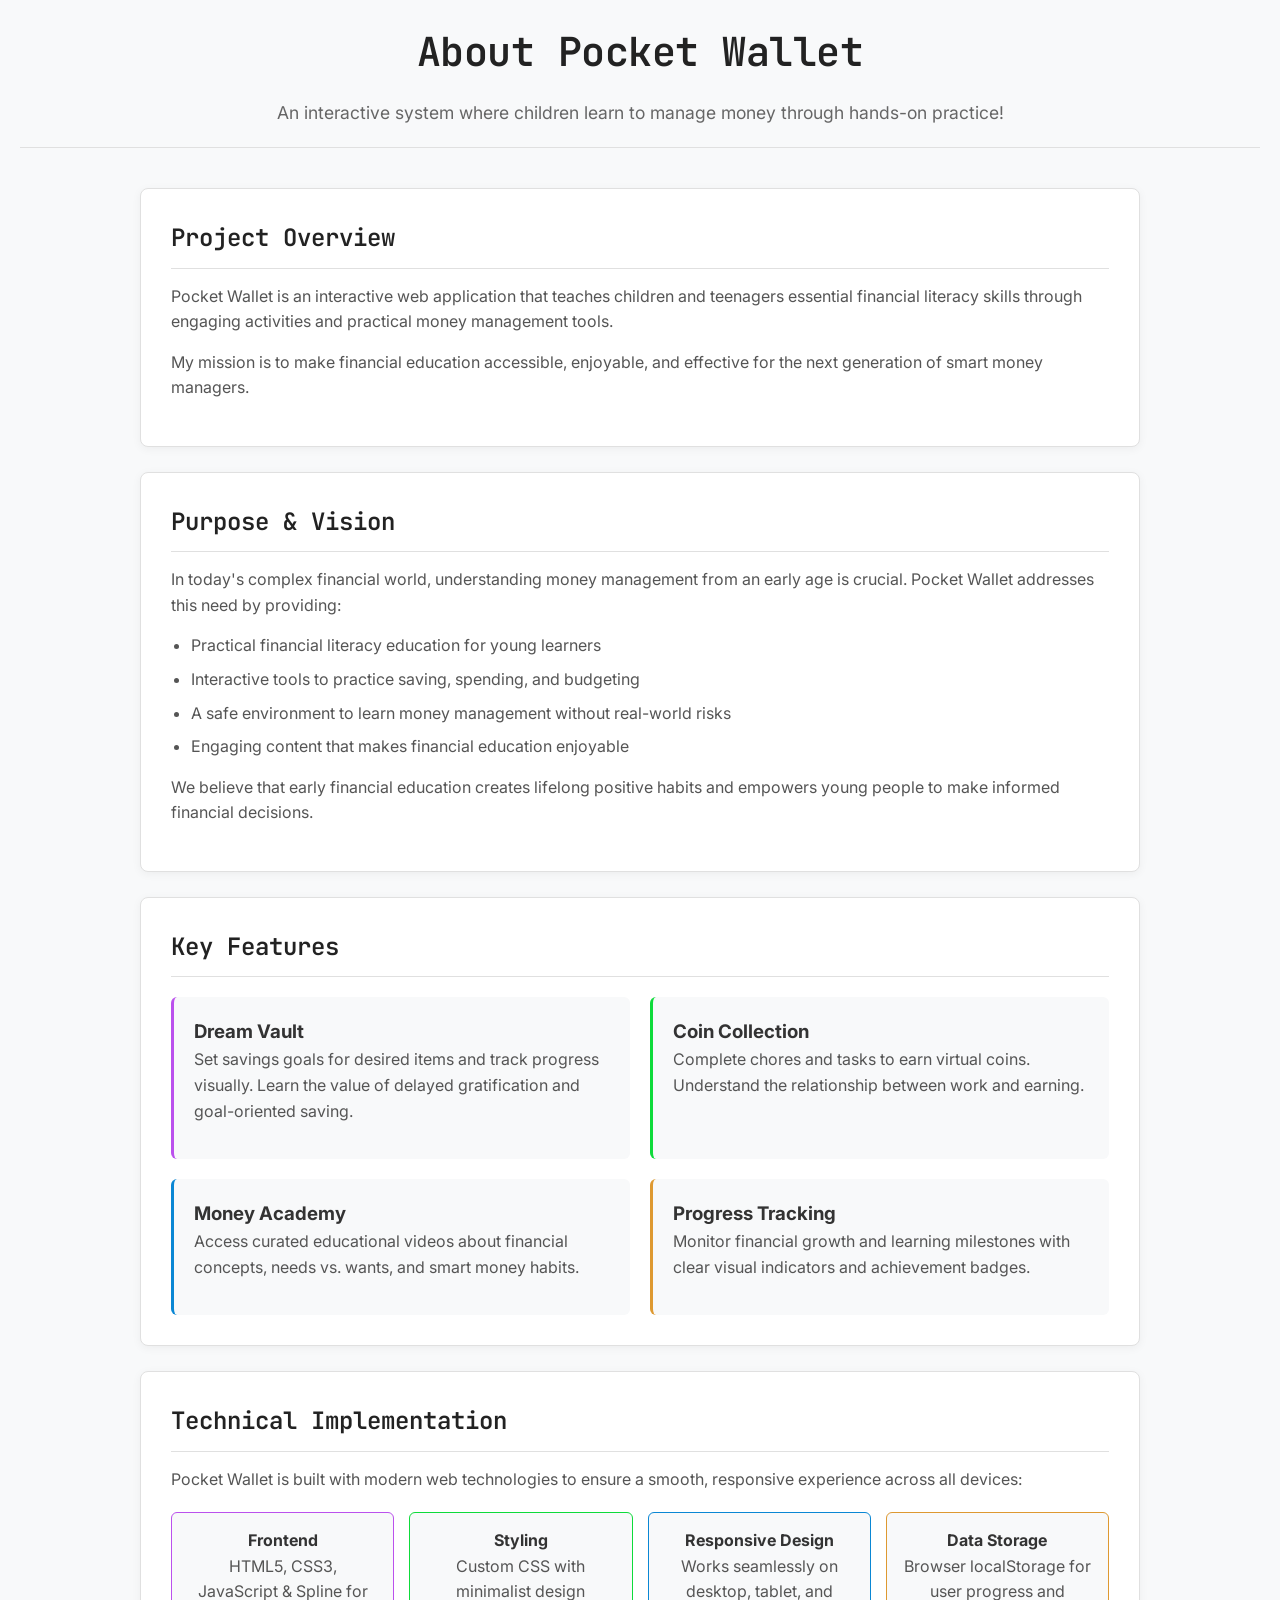
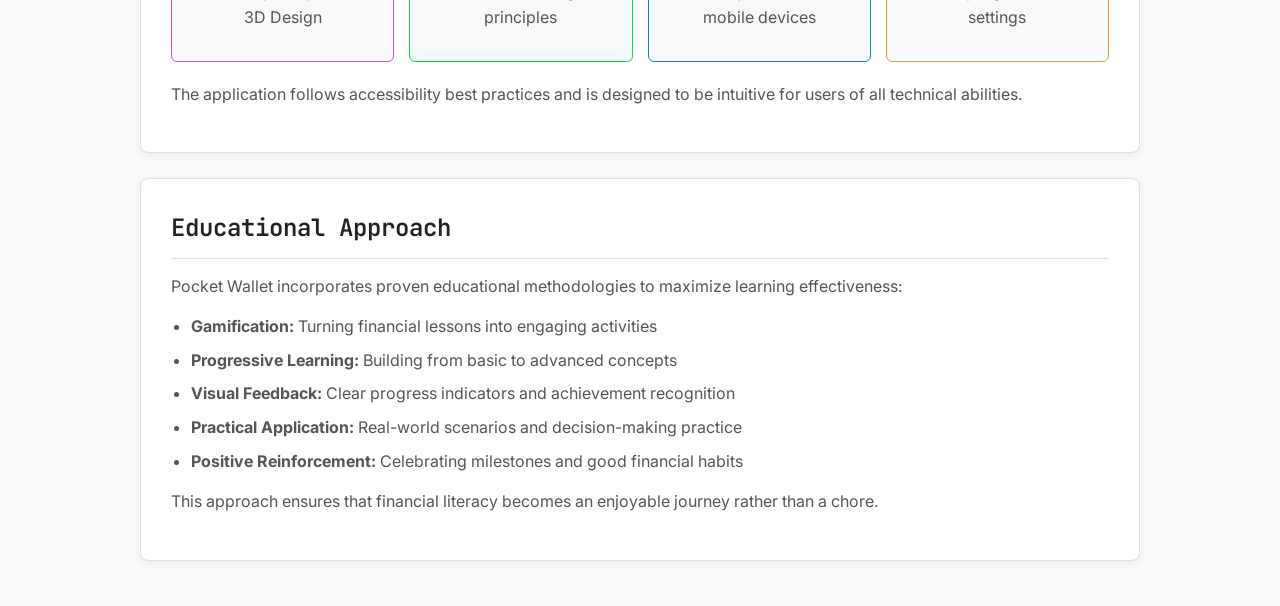
<file: about-pw.html>
<!DOCTYPE html>
<html lang="en">
<head>
    <meta charset="UTF-8">
    <meta name="viewport" content="width=device-width, initial-scale=1.0">
    <title>About Pocket Wallet</title>
    <style>
        @import url('https://fonts.googleapis.com/css2?family=Inter:wght@300;400;500;600&family=JetBrains+Mono:wght@400;500;600&display=swap');
        
        * {
            margin: 0;
            padding: 0;
            box-sizing: border-box;
        }
        
        body {
            font-family: 'Inter', sans-serif;
            background: #f8f9fa;
            color: #333;
            padding: 20px;
            min-height: 100vh;
            line-height: 1.6;
        }

        .header {
            text-align: center;
            margin-bottom: 40px;
            padding-bottom: 20px;
            border-bottom: 1px solid #e0e0e0;
        }

        .header h1 {
            font-family: 'JetBrains Mono', monospace;
            font-size: 2.5rem;
            font-weight: 600;
            color: #222;
            margin-bottom: 15px;
            letter-spacing: -0.5px;
        }

        .header p {
            font-size: 1.1rem;
            color: #666;
            max-width: 800px;
            margin: 0 auto;
        }

        .content-container {
            max-width: 1000px;
            margin: 0 auto;
        }

        .info-card {
            background: white;
            border-radius: 8px;
            padding: 30px;
            margin-bottom: 25px;
            box-shadow: 0 2px 10px rgba(0,0,0,0.05);
            border: 1px solid #e0e0e0;
        }

        .info-card h2 {
            font-family: 'JetBrains Mono', monospace;
            font-size: 1.5rem;
            font-weight: 600;
            color: #222;
            margin-bottom: 15px;
            padding-bottom: 10px;
            border-bottom: 1px solid #e0e0e0;
        }

        .info-card p {
            color: #555;
            margin-bottom: 15px;
            font-size: 1rem;
        }

        .info-card ul {
            color: #555;
            margin-left: 20px;
            margin-bottom: 15px;
        }

        .info-card li {
            margin-bottom: 8px;
        }

        .feature-grid {
            display: grid;
            grid-template-columns: repeat(auto-fit, minmax(300px, 1fr));
            gap: 20px;
            margin-top: 20px;
        }

        .feature-item1 {
            background: #f8f9fa;
            padding: 20px;
            border-radius: 6px;
            border-left: 3px solid rgb(187, 81, 237);
        }
        .feature-item2 {
            background: #f8f9fa;
            padding: 20px;
            border-radius: 6px;
            border-left: 3px solid rgb(14, 219, 58);
        }
        .feature-item3 {
            background: #f8f9fa;
            padding: 20px;
            border-radius: 6px;
            border-left: 3px solid rgb(10, 135, 212);
        }
        .feature-item4 {
            background: #f8f9fa;
            padding: 20px;
            border-radius: 6px;
            border-left: 3px solid rgb(222, 153, 49);
        }

        .feature-item h3 {
            font-family: 'JetBrains Mono', monospace;
            font-size: 1.1rem;
            font-weight: 600;
            color: #222;
            margin-bottom: 10px;
        }

        .feature-item p {
            color: #666;
            font-size: 0.95rem;
        }

        .tech-specs {
            display: grid;
            grid-template-columns: repeat(auto-fit, minmax(200px, 1fr));
            gap: 15px;
            margin-top: 20px;
        }

        .spec-item1 {
            background: #f8f9fa;
            padding: 15px;
            border-radius: 6px;
            text-align: center;
            border:1px solid rgb(187, 81, 237);
        }
        .spec-item2 {
            background: #f8f9fa;
            padding: 15px;
            border-radius: 6px;
            text-align: center;
            border: 1px solid rgb(14, 219, 58);
        }
        .spec-item3 {
            background: #f8f9fa;
            padding: 15px;
            border-radius: 6px;
            text-align: center;
            border: 1px solid rgb(10, 135, 212);
        }
        .spec-item4 {
            background: #f8f9fa;
            padding: 15px;
            border-radius: 6px;
            text-align: center;
            border: 1px solid rgb(222, 153, 49);
        }

        .spec-item h4 {
            font-family: 'JetBrains Mono', monospace;
            font-size: 1rem;
            font-weight: 600;
            color: #222;
            margin-bottom: 5px;
        }

        .spec-item p {
            color: #666;
            font-size: 0.9rem;
        }

        .footer {
            text-align: center;
            margin-top: 40px;
            padding-top: 20px;
            border-top: 1px solid #e0e0e0;
            color: #666;
            font-size: 0.9rem;
        }

        @media (max-width: 768px) {
            .header h1 {
                font-size: 2rem;
            }
            
            .info-card {
                padding: 20px;
            }
            
            .feature-grid {
                grid-template-columns: 1fr;
            }
            
            .tech-specs {
                grid-template-columns: 1fr;
            }
        }
    </style>
</head>
<body>
    <div class="header">
        <h1>About Pocket Wallet</h1>
        <p>An interactive system where children learn to manage money through hands-on practice!</p>
    </div>

    <div class="content-container">
        <div class="info-card">
            <h2>Project Overview</h2>
            <p>Pocket Wallet is an interactive web application that teaches children and teenagers essential financial literacy skills through engaging activities and practical money management tools.</p>
            <p>My mission is to make financial education accessible, enjoyable, and effective for the next generation of smart money managers.</p>
        </div>

        <div class="info-card">
            <h2>Purpose & Vision</h2>
            <p>In today's complex financial world, understanding money management from an early age is crucial. Pocket Wallet addresses this need by providing:</p>
            <ul>
                <li>Practical financial literacy education for young learners</li>
                <li>Interactive tools to practice saving, spending, and budgeting</li>
                <li>A safe environment to learn money management without real-world risks</li>
                <li>Engaging content that makes financial education enjoyable</li>
            </ul>
            <p>We believe that early financial education creates lifelong positive habits and empowers young people to make informed financial decisions.</p>
        </div>

        <div class="info-card">
            <h2>Key Features</h2>
            <div class="feature-grid">
                <div class="feature-item1">
                    <h3>Dream Vault</h3>
                    <p>Set savings goals for desired items and track progress visually. Learn the value of delayed gratification and goal-oriented saving.</p>
                </div>
                <div class="feature-item2">
                    <h3>Coin Collection</h3>
                    <p>Complete chores and tasks to earn virtual coins. Understand the relationship between work and earning.</p>
                </div>
                <div class="feature-item3">
                    <h3>Money Academy</h3>
                    <p>Access curated educational videos about financial concepts, needs vs. wants, and smart money habits.</p>
                </div>
                <div class="feature-item4">
                    <h3>Progress Tracking</h3>
                    <p>Monitor financial growth and learning milestones with clear visual indicators and achievement badges.</p>
                </div>
            </div>
        </div>

        <div class="info-card">
            <h2>Technical Implementation</h2>
            <p>Pocket Wallet is built with modern web technologies to ensure a smooth, responsive experience across all devices:</p>
            <div class="tech-specs">
                <div class="spec-item1">
                    <h4>Frontend</h4>
                    <p>HTML5, CSS3, JavaScript & Spline for 3D Design</p>
                </div>
                <div class="spec-item2">
                    <h4>Styling</h4>
                    <p>Custom CSS with minimalist design principles</p>
                </div>
                <div class="spec-item3">
                    <h4>Responsive Design</h4>
                    <p>Works seamlessly on desktop, tablet, and mobile devices</p>
                </div>
                <div class="spec-item4">
                    <h4>Data Storage</h4>
                    <p>Browser localStorage for user progress and settings</p>
                </div>
            </div>
            <p style="margin-top: 20px;">The application follows accessibility best practices and is designed to be intuitive for users of all technical abilities.</p>
        </div>

        <div class="info-card">
            <h2>Educational Approach</h2>
            <p>Pocket Wallet incorporates proven educational methodologies to maximize learning effectiveness:</p>
            <ul>
                <li><strong>Gamification:</strong> Turning financial lessons into engaging activities</li>
                <li><strong>Progressive Learning:</strong> Building from basic to advanced concepts</li>
                <li><strong>Visual Feedback:</strong> Clear progress indicators and achievement recognition</li>
                <li><strong>Practical Application:</strong> Real-world scenarios and decision-making practice</li>
                <li><strong>Positive Reinforcement:</strong> Celebrating milestones and good financial habits</li>
            </ul>
            <p>This approach ensures that financial literacy becomes an enjoyable journey rather than a chore.</p>
        </div>
    </div>
</body>
</html>
</file>
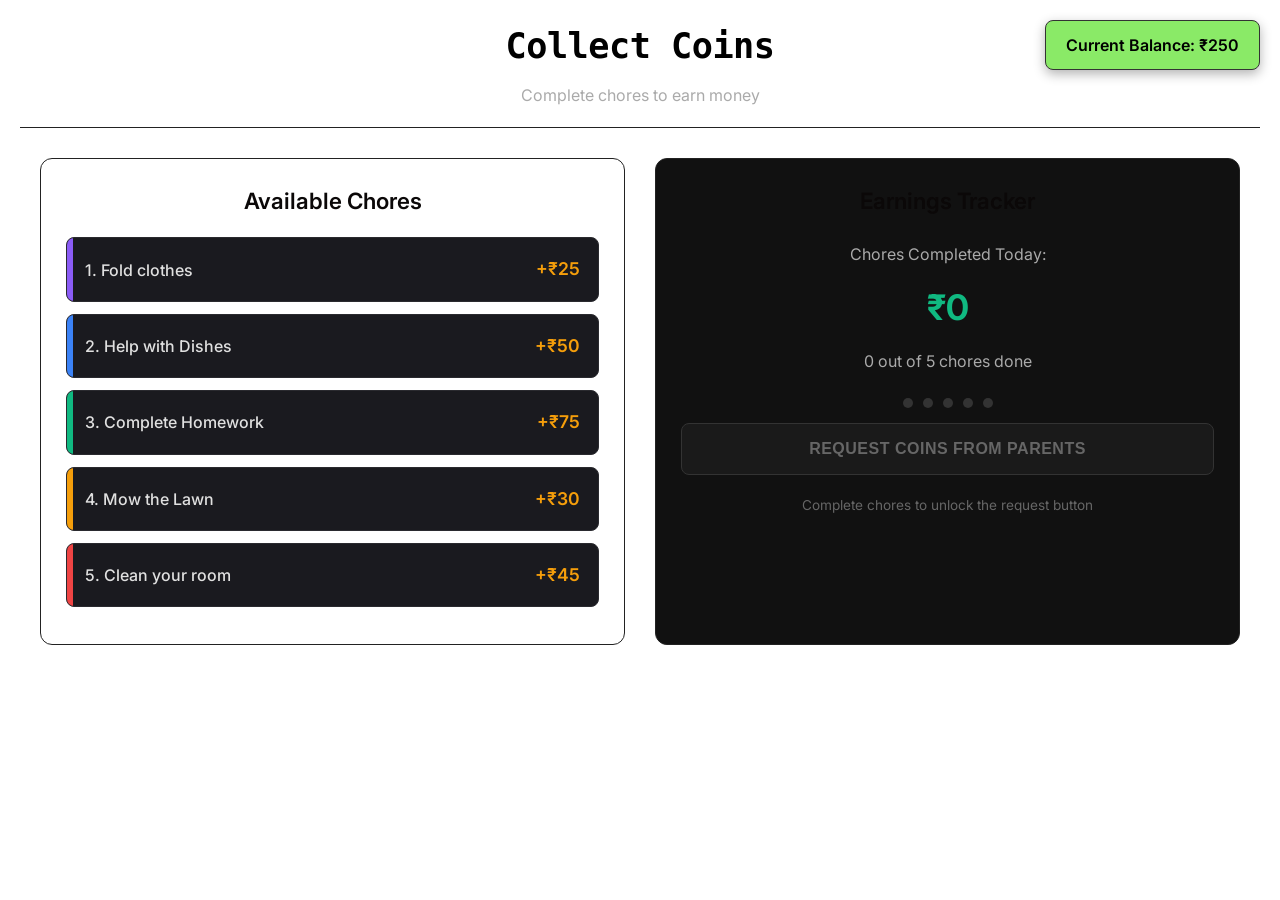
<file: coin-request.html>
<!DOCTYPE html>
<html lang="en">
<head>
    <meta charset="UTF-8">
    <meta name="viewport" content="width=device-width, initial-scale=1.0">
    <title>Collect Coins - Pocket Wallet</title>
    <style>
        @import url('https://fonts.googleapis.com/css2?family=Inter:wght@300;400;500;600;700&display=swap');
        
        * {
            margin: 0;
            padding: 0;
            box-sizing: border-box;
        }
        
        body {
            font-family: 'Inter', sans-serif;
            background: #ffffff;
            color: #e0e0e0;
            padding: 20px;
            min-height: 100vh;
            line-height: 1.5;
        }

        .header {
            text-align: center;
            margin-bottom: 30px;
            padding-bottom: 20px;
            border-bottom: 1px solid #222;
        }

        .header h1 {
            font-size: 2.2rem;
            font-weight: 700;
            font-family: monospace,sans-serif;
            color: #000000;
            margin-bottom: 10px;
            letter-spacing: -0.5px;
        }

        .header p {
            font-size: 1rem;
            color: #aaa;
            font-weight: 400;
        }

        .balance-display {
            position: fixed;
            top: 20px;
            right: 20px;
            background: #8aea67;;
            color: #000000;
            padding: 12px 20px;
            border-radius: 8px;
            font-size: 1rem;
            font-weight: 600;
            border: 1px solid #333;
            z-index: 100;
            box-shadow: 0 4px 12px rgba(0,0,0,0.3);
        }

        .container {
            display: grid;
            grid-template-columns: 1fr 1fr;
            gap: 30px;
            max-width: 1200px;
            margin: 0 auto;
        }

        .chores-section {
            background: #ffffff;
            padding: 25px;
            border-radius: 12px;
            border: 1px solid #222;
            position: relative;
            overflow: hidden;
        }

        .collection-section {
            background: #111;
            padding: 25px;
            border-radius: 12px;
            border: 1px solid #222;
            position: relative;
            overflow: hidden;
        }

        .section-title {
            font-size: 1.4rem;
            margin-bottom: 20px;
            text-align: center;
            position: relative;
            z-index: 2;
            color: #0b0808;
            font-weight: 600;
        }

        .chore-item {
            display: flex;
            justify-content: space-between;
            align-items: center;
            background: #1a1a1f;
            margin: 12px 0;
            padding: 18px;
            border-radius: 8px;
            cursor: pointer;
            transition: all 0.3s ease;
            position: relative;
            z-index: 2;
            border: 1px solid #2a2a2f;
            overflow: hidden;
        }

        .chore-item::before {
            content: '';
            position: absolute;
            top: 0;
            left: 0;
            width: 6px;
            height: 100%;
        }

        .chore-item:nth-child(2)::before { background: #8B5CF6; }
        .chore-item:nth-child(3)::before { background: #3B82F6; }
        .chore-item:nth-child(4)::before { background: #10B981; }
        .chore-item:nth-child(5)::before { background: #F59E0B; }
        .chore-item:nth-child(6)::before { background: #EF4444; }

        .chore-item:hover {
            transform: translateY(-2px);
            box-shadow: 0 4px 12px rgba(0,0,0,0.4);
            border-color: #444;
        }

        .chore-item.completed {
            background: #090f0b;
            border-color: #10B981;
            transform: scale(0.98);
        }

        .chore-text {
            font-size: 1rem;
            font-weight: 500;
            color: #e0e0e0;
        }

        .chore-amount {
            font-size: 1.1rem;
            font-weight: 600;
            color: #F59E0B;
        }

        .completed .chore-amount {
            color: #10B981;
        }

        .total-display {
            text-align: center;
            margin: 25px 0;
            position: relative;
            z-index: 2;
        }

        .total-amount {
            font-size: 2.2rem;
            font-weight: 700;
            color: #10B981;
            margin: 15px 0;
        }

        .request-button {
            background: #fefefe;
            color: #e0e0e0;
            border: 1px solid #444;
            padding: 16px 30px;
            font-size: 1rem;
            font-weight: 600;
            border-radius: 8px;
            cursor: pointer;
            transition: all 0.3s ease;
            width: 100%;
            position: relative;
            z-index: 2;
            text-transform: uppercase;
            letter-spacing: 0.5px;
        }

        .request-button:hover:not(:disabled) {
            background: #333;
            border-color: #10B981;
            transform: translateY(-2px);
            box-shadow: 0 4px 12px rgba(16, 185, 129, 0.2);
        }

        .request-button:disabled {
            background: #1a1a1a;
            color: #666;
            cursor: not-allowed;
            border-color: #333;
        }

        .request-button:not(:disabled) {
            background: #10B981;
            color: #fff;
            border-color: #10B981;
        }

        .celebration {
            position: fixed;
            top: 50%;
            left: 50%;
            transform: translate(-50%, -50%);
            background: #1a1a1f;
            padding: 30px;
            border-radius: 12px;
            text-align: center;
            box-shadow: 0 10px 30px rgba(0,0,0,0.5);
            z-index: 1000;
            display: none;
            border: 1px solid #333;
            max-width: 400px;
            width: 90%;
        }

        .celebration.show {
            display: block;
            animation: celebrationPop 0.4s ease-out;
        }

        @keyframes celebrationPop {
            0% { transform: translate(-50%, -50%) scale(0.8); opacity: 0; }
            100% { transform: translate(-50%, -50%) scale(1); opacity: 1; }
        }

        .celebration h2 {
            color: #10B981;
            font-size: 1.6rem;
            margin-bottom: 15px;
            font-weight: 700;
        }

        .celebration p {
            font-size: 1rem;
            margin-bottom: 20px;
            color: #ccc;
        }

        .close-celebration {
            background: #222;
            color: #e0e0e0;
            border: 1px solid #444;
            padding: 10px 20px;
            border-radius: 6px;
            cursor: pointer;
            font-size: 0.9rem;
            font-weight: 500;
            transition: all 0.3s ease;
        }

        .close-celebration:hover {
            background: #333;
            border-color: #10B981;
        }

        .progress-indicator {
            display: flex;
            justify-content: center;
            margin: 15px 0;
        }

        .progress-dot {
            width: 10px;
            height: 10px;
            border-radius: 50%;
            background: #333;
            margin: 0 5px;
            transition: all 0.3s ease;
        }

        .progress-dot.active {
            background: #10B981;
            transform: scale(1.2);
        }

        @media (max-width: 768px) {
            .container {
                grid-template-columns: 1fr;
                gap: 20px;
            }
            
            .balance-display {
                position: static;
                margin-bottom: 20px;
                text-align: center;
                display: inline-block;
            }
            
            .header h1 {
                font-size: 1.8rem;
            }
            
            .chore-item {
                padding: 15px;
            }
        }
    </style>
</head>
<body>
    <div class="balance-display">
        Current Balance: ₹<span id="currentBalance">250</span>
    </div>

    <div class="header">
        <h1>Collect Coins</h1>
        <p>Complete chores to earn money</p>
    </div>

    <div class="container">
        <div class="chores-section">
            <h2 class="section-title">Available Chores</h2>
            
            <div class="chore-item" data-amount="25">
                <span class="chore-text">1. Fold clothes</span>
                <span class="chore-amount">+₹25</span>
            </div>
            
            <div class="chore-item" data-amount="50">
                <span class="chore-text">2. Help with Dishes</span>
                <span class="chore-amount">+₹50</span>
            </div>
            
            <div class="chore-item" data-amount="75">
                <span class="chore-text">3. Complete Homework</span>
                <span class="chore-amount">+₹75</span>
            </div>
            
            <div class="chore-item" data-amount="30">
                <span class="chore-text">4. Mow the Lawn</span>
                <span class="chore-amount">+₹30</span>
            </div>
            
            <div class="chore-item" data-amount="45">
                <span class="chore-text">5. Clean your room</span>
                <span class="chore-amount">+₹45</span>
            </div>
        </div>

        <div class="collection-section">
            <h2 class="section-title">Earnings Tracker</h2>
            
            <div class="total-display">
                <p style="font-size: 1rem; color: #aaa;">Chores Completed Today:</p>
                <div class="total-amount">₹<span id="totalAmount">0</span></div>
                <p style="color: #aaa;"><span id="completedCount">0</span> out of 5 chores done</p>
            </div>
            
            <div class="progress-indicator">
                <div class="progress-dot" id="dot1"></div>
                <div class="progress-dot" id="dot2"></div>
                <div class="progress-dot" id="dot3"></div>
                <div class="progress-dot" id="dot4"></div>
                <div class="progress-dot" id="dot5"></div>
            </div>
            
            <button class="request-button" id="requestButton" disabled>
                Request Coins from Parents
            </button>
            
            <div style="margin-top: 20px; text-align: center; font-size: 0.85rem; color: #666; position: relative; z-index: 2;">
                <p>Complete chores to unlock the request button</p>
            </div>
        </div>
    </div>

    <div class="celebration" id="celebration">
        <h2>Great Job!</h2>
        <p>You've earned <span id="celebrationAmount"></span>!</p>
        <p>Your parents will be proud!</p>
        <button class="close-celebration" onclick="closeCelebration()">Awesome!</button>
    </div>

    <script>
        let totalEarnings = 0;
        let completedChores = 0;
        let currentBalance = 250;

        const choreItems = document.querySelectorAll('.chore-item');
        const totalAmountSpan = document.getElementById('totalAmount');
        const completedCountSpan = document.getElementById('completedCount');
        const requestButton = document.getElementById('requestButton');
        const celebration = document.getElementById('celebration');
        const celebrationAmount = document.getElementById('celebrationAmount');
        const currentBalanceSpan = document.getElementById('currentBalance');
        const progressDots = [
            document.getElementById('dot1'),
            document.getElementById('dot2'),
            document.getElementById('dot3'),
            document.getElementById('dot4'),
            document.getElementById('dot5')
        ];

        choreItems.forEach(item => {
            item.addEventListener('click', () => {
                if (!item.classList.contains('completed')) {
                    const amount = parseInt(item.dataset.amount);
                    
                    item.classList.add('completed');
                    item.innerHTML = `
                        <span class="chore-text">${item.querySelector('.chore-text').textContent}</span>
                        <span class="chore-amount">+₹${amount}</span>
                    `;
                    
                    totalEarnings += amount;
                    completedChores++;
                    
                    updateDisplay();
                    
                    if (completedChores > 0) {
                        requestButton.disabled = false;
                    }
                }
            });
        });

        requestButton.addEventListener('click', () => {
            if (totalEarnings > 0) {
                celebrationAmount.textContent = `₹${totalEarnings}`;
                celebration.classList.add('show');
                
                // Add to current balance
                currentBalance += totalEarnings;
                currentBalanceSpan.textContent = currentBalance;
                
                // Reset for next session
                totalEarnings = 0;
                completedChores = 0;
                updateDisplay();
                requestButton.disabled = true;
                
                // Reset chore items
                choreItems.forEach((item, index) => {
                    item.classList.remove('completed');
                    const choreTexts = [
                        '1. Fold clothes',
                        '2. Help with Dishes', 
                        '3. Complete Homework',
                        '4. Mow the Lawn',
                        '5. Clean your room'
                    ];
                    const amounts = [25, 50, 75, 30, 45];
                    item.innerHTML = `
                        <span class="chore-text">${choreTexts[index]}</span>
                        <span class="chore-amount">+₹${amounts[index]}</span>
                    `;
                });
            }
        });

        function updateDisplay() {
            totalAmountSpan.textContent = totalEarnings;
            completedCountSpan.textContent = completedChores;
            
            // Update progress dots
            progressDots.forEach((dot, index) => {
                if (index < completedChores) {
                    dot.classList.add('active');
                } else {
                    dot.classList.remove('active');
                }
            });
        }

        function closeCelebration() {
            celebration.classList.remove('show');
        }

        // Close celebration when clicking outside
        celebration.addEventListener('click', (e) => {
            if (e.target === celebration) {
                closeCelebration();
            }
        });
    </script>
</body>
</html>
</file>
